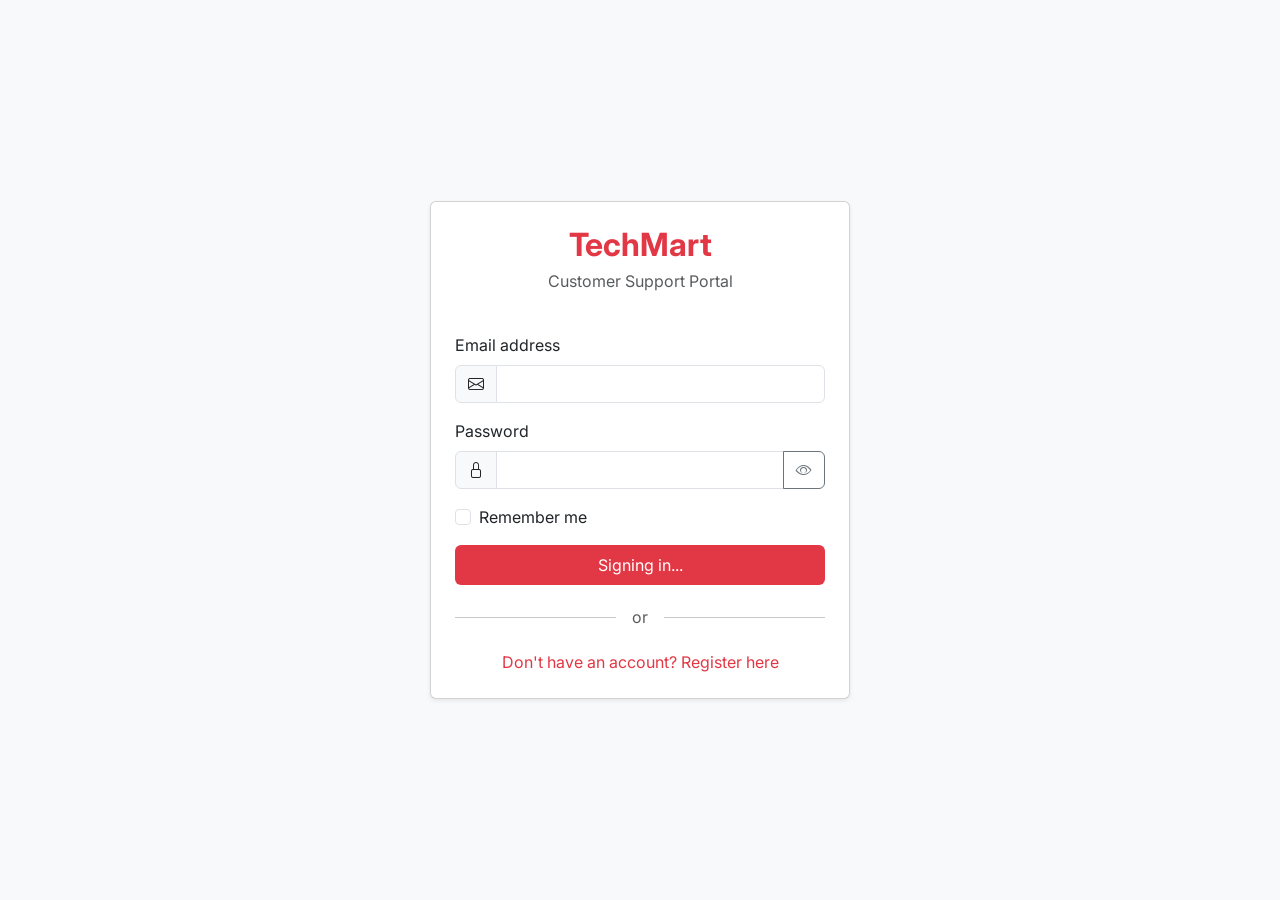
<file: docs/index.html>
<!DOCTYPE html>
<html lang="en">
<head>
    <meta charset="UTF-8">
    <meta name="viewport" content="width=device-width, initial-scale=1.0">
    <title>TechMart Customer Support Portal</title>
    <script>
        // Check if user is logged in
        const token = localStorage.getItem('techmart_token');
        if (token) {
            window.location.replace('chat.html');
        } else {
            window.location.replace('login.html');
        }
    </script>
</head>
<body style="font-family: sans-serif; display: flex; align-items: center; justify-content: center; height: 100vh; margin: 0; background: #f8f9fa;">
    <div style="text-align: center;">
        <h2>Redirecting to TechMart Support...</h2>
        <p>If you are not redirected automatically, <a href="login.html">click here to sign in</a>.</p>
    </div>
</body>
</html>
</file>
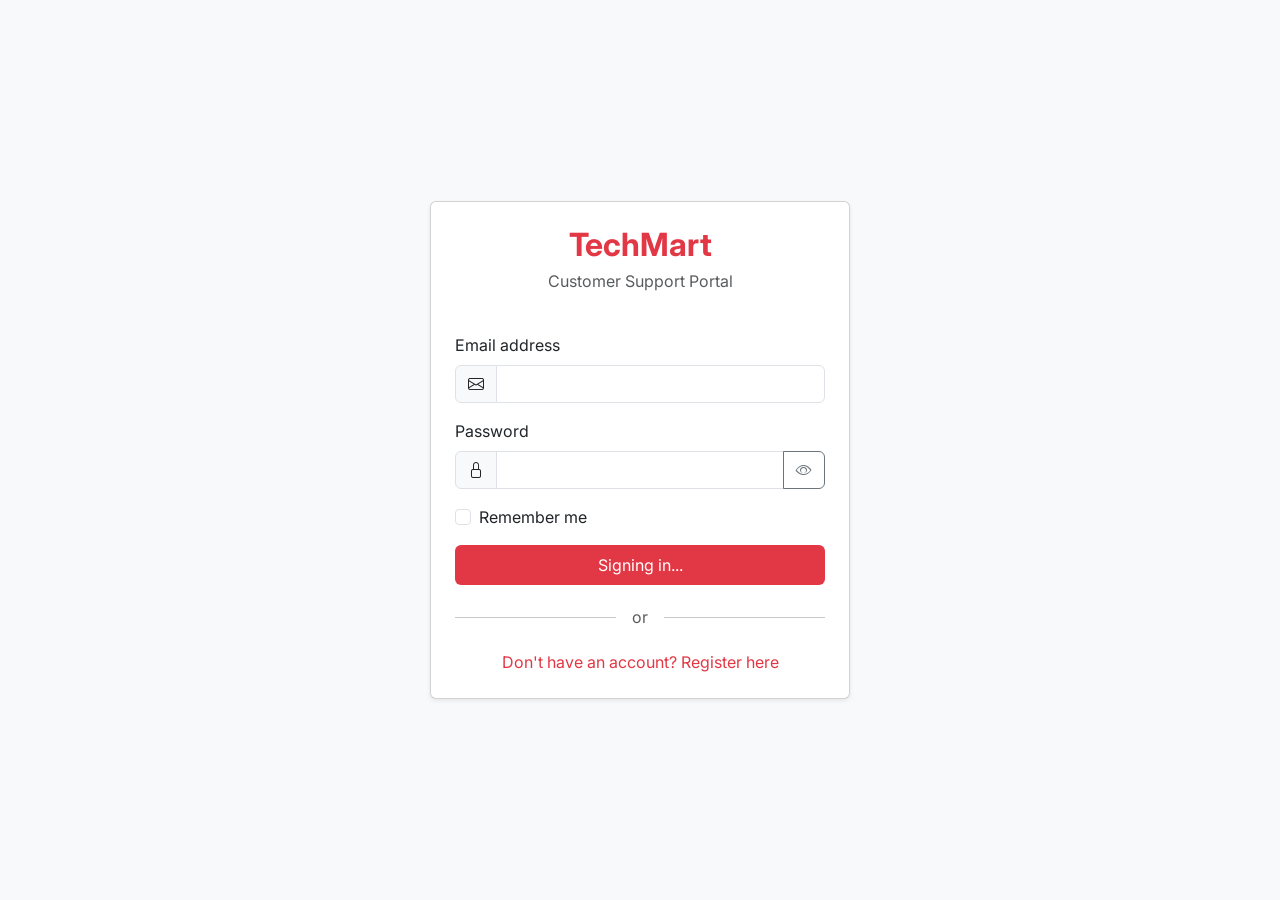
<file: docs/chat.html>
<!DOCTYPE html>
<html lang="en">
<head>
    <meta charset="UTF-8">
    <meta name="viewport" content="width=device-width, initial-scale=1.0">
    <title>TechMart Chat Support</title>
    <link href="https://cdn.jsdelivr.net/npm/bootstrap@5.3.0/dist/css/bootstrap.min.css" rel="stylesheet">
    <link rel="stylesheet" href="https://cdn.jsdelivr.net/npm/bootstrap-icons@1.10.5/font/bootstrap-icons.css">
    <link rel="stylesheet" href="css/style.css">
</head>
<body>

    <!-- Navbar -->
    <nav class="navbar navbar-expand-lg navbar-light bg-white border-bottom px-3" style="height: 56px;">
        <div class="container-fluid px-0">
            <button class="btn btn-outline-secondary d-md-none me-2" type="button" id="sidebarToggle">
                <i class="bi bi-list"></i>
            </button>
            
            <a class="navbar-brand d-flex align-items-center" href="#">
                <span class="text-primary-brand fw-bold fs-4 me-2">TechMart</span>
                <span class="text-muted d-none d-sm-inline">Customer Support</span>
            </a>
            
            <div class="d-flex align-items-center ms-auto">
                <span id="navUsername" class="badge bg-secondary me-3 p-2">User</span>
                <button class="btn btn-sm btn-outline-danger" onclick="logout()">Logout</button>
            </div>
        </div>
    </nav>

    <!-- Main Layout -->
    <div class="chat-container">
        
        <!-- Sidebar -->
        <div class="sidebar py-3" id="sidebar">
            <div class="px-3 mb-3">
                <button class="btn btn-success w-100" onclick="startNewSession()">
                    <i class="bi bi-plus-lg me-1"></i> New Chat
                </button>
            </div>
            
            <div class="px-3 mb-2 text-uppercase text-muted small fw-bold">Recent Sessions</div>
            <div id="sessionList" class="flex-grow-1 overflow-auto">
                <!-- Session items will be injected here -->
            </div>
            
            <div class="px-3 mt-auto pt-3 border-top border-secondary">
                <div class="d-flex justify-content-between align-items-center text-light">
                    <span><i class="bi bi-ticket-detailed me-2"></i> My Tickets</span>
                    <span id="ticketCount" class="badge bg-primary rounded-pill">0</span>
                </div>
            </div>
        </div>

        <!-- Chat Window -->
        <div class="chat-window">
            
            <!-- Messages Area -->
            <div class="messages-area" id="messagesArea">
                <!-- Messages will be injected here -->
            </div>

            <!-- Input Area -->
            <div class="input-area">
                <div class="d-flex align-items-center mb-1 justify-content-end">
                    <small id="charCount" class="text-muted">0/1000</small>
                </div>
                <form id="chatForm" onsubmit="sendMessage(event)" class="d-flex gap-2">
                    <input type="text" id="messageInput" class="form-control" placeholder="Type your message..." maxlength="1000" autocomplete="off" required>
                    <button type="submit" id="sendBtn" class="btn btn-primary-brand">
                        <i class="bi bi-send-fill"></i>
                    </button>
                </form>
            </div>
            
        </div>
    </div>

    <!-- Ticket Alert Toast -->
    <div class="toast-container position-fixed top-0 end-0 p-3">
        <div id="ticketToast" class="toast" role="alert" aria-live="assertive" aria-atomic="true">
            <div class="toast-header bg-primary text-white">
                <i class="bi bi-ticket-fill me-2"></i>
                <strong class="me-auto">Ticket Created</strong>
                <button type="button" class="btn-close btn-close-white" data-bs-dismiss="toast" aria-label="Close"></button>
            </div>
            <div class="toast-body" id="ticketToastBody">
                Ticket # has been created.
            </div>
        </div>
    </div>

    <script src="https://cdn.jsdelivr.net/npm/bootstrap@5.3.0/dist/js/bootstrap.bundle.min.js"></script>
    <script src="js/auth_guard.js"></script>
    <script src="js/chat.js"></script>
</body>
</html>
</file>
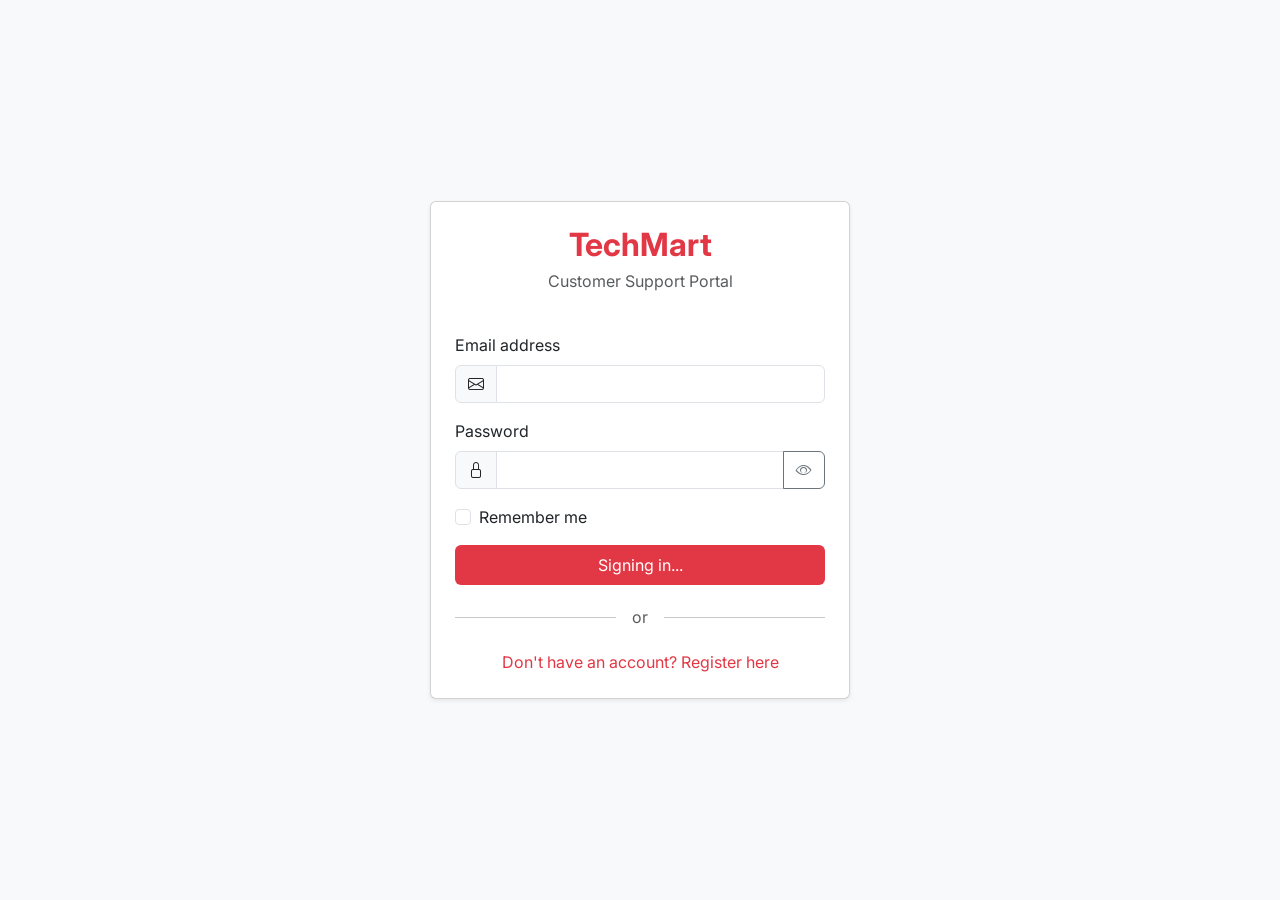
<file: docs/login.html>
<!DOCTYPE html>
<html lang="en">
<head>
    <meta charset="UTF-8">
    <meta name="viewport" content="width=device-width, initial-scale=1.0">
    <title>TechMart - Customer Support Portal</title>
    <link href="https://cdn.jsdelivr.net/npm/bootstrap@5.3.0/dist/css/bootstrap.min.css" rel="stylesheet">
    <link rel="stylesheet" href="https://cdn.jsdelivr.net/npm/bootstrap-icons@1.10.5/font/bootstrap-icons.css">
    <link rel="stylesheet" href="css/style.css">
</head>
<body class="d-flex align-items-center justify-content-center min-vh-100 bg-light">

    <div class="card shadow-sm p-4" style="max-width: 420px; width: 100%;">
        <div class="text-center mb-4">
            <h2 class="text-primary-brand fw-bold mb-1">TechMart</h2>
            <p class="text-muted">Customer Support Portal</p>
        </div>

        <div id="loginError" class="alert alert-danger d-none" role="alert"></div>

        <form id="loginForm" onsubmit="login(event)">
            <div class="mb-3">
                <label for="email" class="form-label">Email address</label>
                <div class="input-group">
                    <span class="input-group-text"><i class="bi bi-envelope"></i></span>
                    <input type="email" class="form-control" id="email" required>
                </div>
            </div>

            <div class="mb-3">
                <label for="password" class="form-label">Password</label>
                <div class="input-group">
                    <span class="input-group-text"><i class="bi bi-lock"></i></span>
                    <input type="password" class="form-control" id="password" required>
                    <button class="btn btn-outline-secondary" type="button" onclick="togglePassword('password')">
                        <i class="bi bi-eye"></i>
                    </button>
                </div>
            </div>

            <div class="mb-3 form-check">
                <input type="checkbox" class="form-check-input" id="rememberMe">
                <label class="form-check-label" for="rememberMe">Remember me</label>
            </div>

            <button type="submit" id="loginBtn" class="btn btn-primary-brand w-100 py-2 mb-3">
                <span id="loginSpinner" class="spinner-border spinner-border-sm d-none me-2" role="status" aria-hidden="true"></span>
                Signing in...
            </button>

            <div class="d-flex align-items-center mb-3">
                <hr class="flex-grow-1">
                <span class="px-3 text-muted">or</span>
                <hr class="flex-grow-1">
            </div>

            <div class="text-center">
                <a href="register.html" class="text-decoration-none text-primary-brand">Don't have an account? Register here</a>
            </div>
        </form>
    </div>

    <script src="js/auth.js"></script>
</body>
</html>
</file>
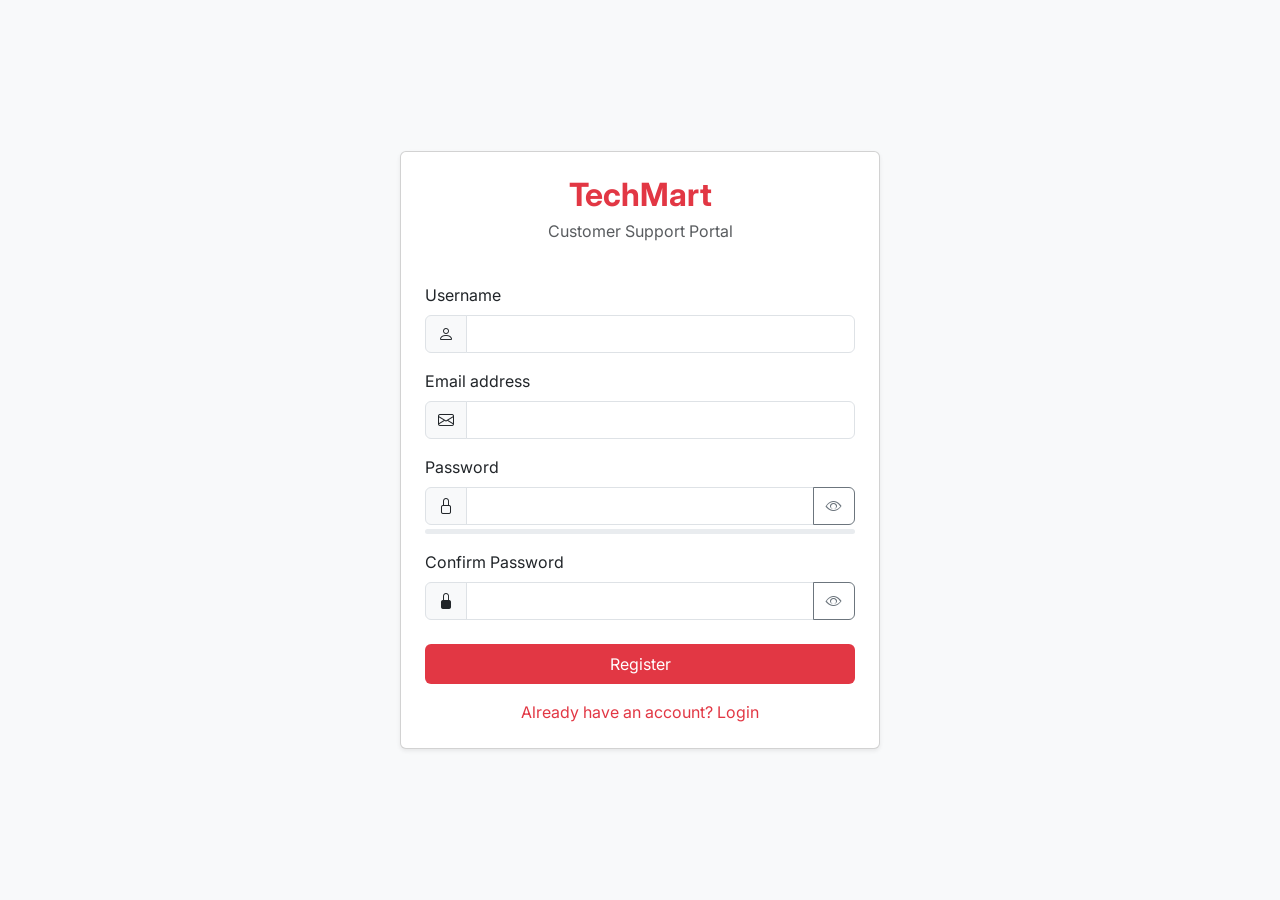
<file: docs/register.html>
<!DOCTYPE html>
<html lang="en">
<head>
    <meta charset="UTF-8">
    <meta name="viewport" content="width=device-width, initial-scale=1.0">
    <title>TechMart - Register</title>
    <link href="https://cdn.jsdelivr.net/npm/bootstrap@5.3.0/dist/css/bootstrap.min.css" rel="stylesheet">
    <link rel="stylesheet" href="https://cdn.jsdelivr.net/npm/bootstrap-icons@1.10.5/font/bootstrap-icons.css">
    <link rel="stylesheet" href="css/style.css">
</head>
<body class="d-flex align-items-center justify-content-center min-vh-100 bg-light py-4">

    <div class="card shadow-sm p-4" style="max-width: 480px; width: 100%;">
        <div class="text-center mb-4">
            <h2 class="text-primary-brand fw-bold mb-1">TechMart</h2>
            <p class="text-muted">Customer Support Portal</p>
        </div>

        <div id="registerError" class="alert alert-danger d-none" role="alert"></div>
        <div id="registerSuccess" class="alert alert-success d-none" role="alert"></div>

        <form id="registerForm" onsubmit="register(event)">
            <div class="mb-3">
                <label for="username" class="form-label">Username</label>
                <div class="input-group">
                    <span class="input-group-text"><i class="bi bi-person"></i></span>
                    <input type="text" class="form-control" id="username" required minlength="3">
                </div>
            </div>

            <div class="mb-3">
                <label for="email" class="form-label">Email address</label>
                <div class="input-group">
                    <span class="input-group-text"><i class="bi bi-envelope"></i></span>
                    <input type="email" class="form-control" id="email" required>
                </div>
            </div>

            <div class="mb-3">
                <label for="password" class="form-label">Password</label>
                <div class="input-group mb-1">
                    <span class="input-group-text"><i class="bi bi-lock"></i></span>
                    <input type="password" class="form-control" id="password" required minlength="8">
                    <button class="btn btn-outline-secondary" type="button" onclick="togglePassword('password')">
                        <i class="bi bi-eye"></i>
                    </button>
                </div>
                <div class="progress" style="height: 5px;">
                    <div id="strengthMeter" class="progress-bar" role="progressbar" style="width: 0%;"></div>
                </div>
                <div id="strengthText" class="mt-1 small"></div>
            </div>

            <div class="mb-4">
                <label for="confirmPassword" class="form-label">Confirm Password</label>
                <div class="input-group">
                    <span class="input-group-text"><i class="bi bi-lock-fill"></i></span>
                    <input type="password" class="form-control" id="confirmPassword" required>
                    <button class="btn btn-outline-secondary" type="button" onclick="togglePassword('confirmPassword')">
                        <i class="bi bi-eye"></i>
                    </button>
                </div>
            </div>

            <button type="submit" id="registerBtn" class="btn btn-primary-brand w-100 py-2 mb-3">
                <span id="registerSpinner" class="spinner-border spinner-border-sm d-none me-2" role="status" aria-hidden="true"></span>
                Register
            </button>
            
            <div class="text-center">
                <a href="login.html" class="text-decoration-none text-primary-brand">Already have an account? Login</a>
            </div>
        </form>
    </div>

    <script src="js/auth.js"></script>
</body>
</html>
</file>
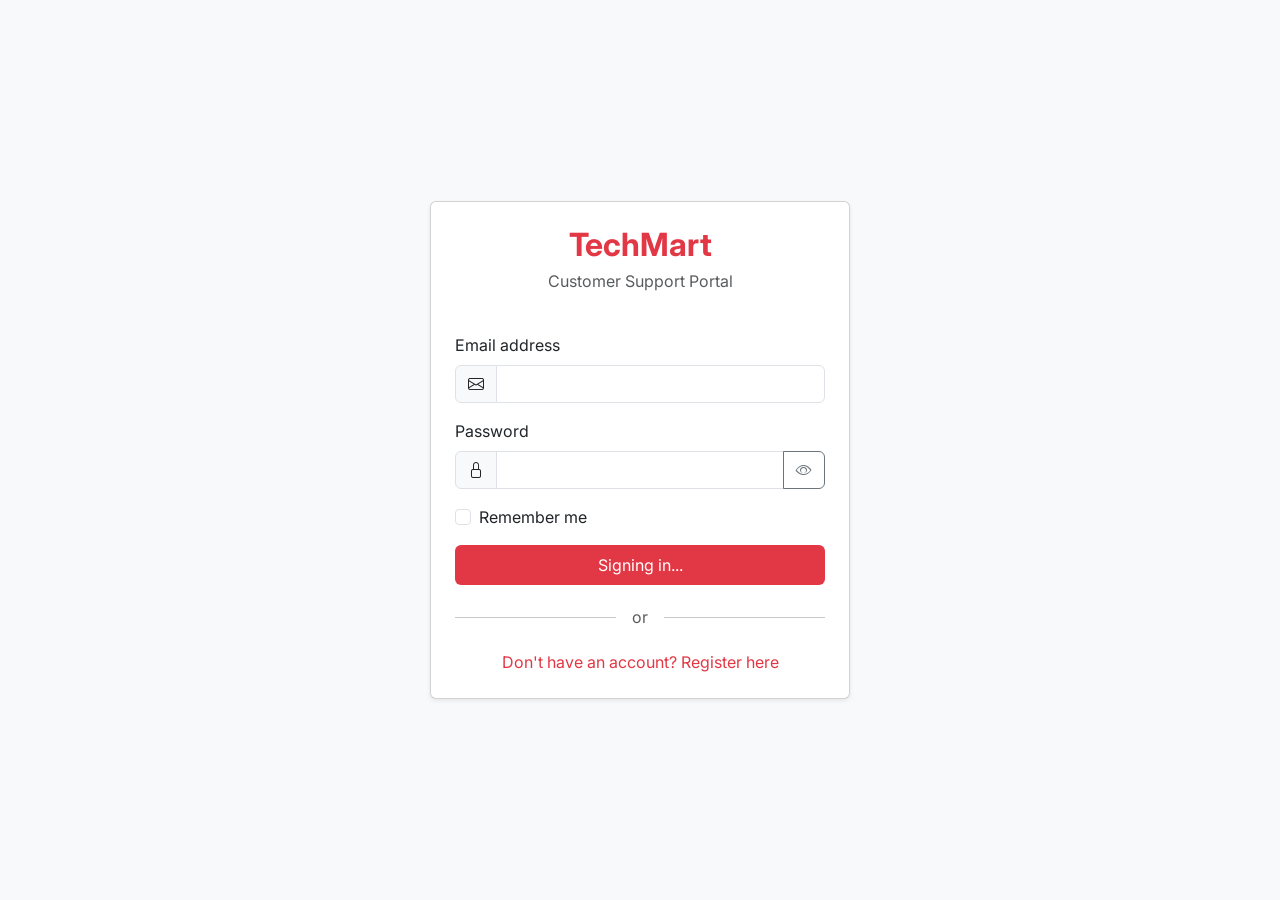
<file: frontend/chat.html>
<!DOCTYPE html>
<html lang="en">
<head>
    <meta charset="UTF-8">
    <meta name="viewport" content="width=device-width, initial-scale=1.0">
    <title>TechMart Chat Support</title>
    <link href="https://cdn.jsdelivr.net/npm/bootstrap@5.3.0/dist/css/bootstrap.min.css" rel="stylesheet">
    <link rel="stylesheet" href="https://cdn.jsdelivr.net/npm/bootstrap-icons@1.10.5/font/bootstrap-icons.css">
    <link rel="stylesheet" href="css/style.css">
</head>
<body>

    <!-- Navbar -->
    <nav class="navbar navbar-expand-lg navbar-light bg-white border-bottom px-3" style="height: 56px;">
        <div class="container-fluid px-0">
            <button class="btn btn-outline-secondary d-md-none me-2" type="button" id="sidebarToggle">
                <i class="bi bi-list"></i>
            </button>
            
            <a class="navbar-brand d-flex align-items-center" href="#">
                <span class="text-primary-brand fw-bold fs-4 me-2">TechMart</span>
                <span class="text-muted d-none d-sm-inline">Customer Support</span>
            </a>
            
            <div class="d-flex align-items-center ms-auto">
                <span id="navUsername" class="badge bg-secondary me-3 p-2">User</span>
                <button class="btn btn-sm btn-outline-danger" onclick="logout()">Logout</button>
            </div>
        </div>
    </nav>

    <!-- Main Layout -->
    <div class="chat-container">
        
        <!-- Sidebar -->
        <div class="sidebar py-3" id="sidebar">
            <div class="px-3 mb-3">
                <button class="btn btn-success w-100" onclick="startNewSession()">
                    <i class="bi bi-plus-lg me-1"></i> New Chat
                </button>
            </div>
            
            <div class="px-3 mb-2 text-uppercase text-muted small fw-bold">Recent Sessions</div>
            <div id="sessionList" class="flex-grow-1 overflow-auto">
                <!-- Session items will be injected here -->
            </div>
            
            <div class="px-3 mt-auto pt-3 border-top border-secondary">
                <button type="button" id="myTicketsBtn" class="btn btn-dark border-secondary w-100 d-flex justify-content-between align-items-center py-2 px-3 rounded text-white tickets-sidebar-btn shadow-sm" title="Click to view Support Tickets">
                    <span class="fw-semibold"><i class="bi bi-ticket-detailed-fill me-2 text-warning"></i> My Tickets</span>
                    <span id="ticketCount" class="badge bg-primary rounded-pill px-2 py-1 fs-6">0</span>
                </button>
            </div>
        </div>

        <!-- Chat Window -->
        <div class="chat-window">
            
            <!-- Messages Area -->
            <div class="messages-area" id="messagesArea">
                <!-- Messages will be injected here -->
            </div>

            <!-- Input Area -->
            <div class="input-area">
                <div class="d-flex align-items-center mb-1 justify-content-end">
                    <small id="charCount" class="text-muted">0/1000</small>
                </div>
                <form id="chatForm" onsubmit="sendMessage(event)" class="d-flex gap-2">
                    <input type="text" id="messageInput" class="form-control" placeholder="Type your message..." maxlength="1000" autocomplete="off" required>
                    <button type="submit" id="sendBtn" class="btn btn-primary-brand">
                        <i class="bi bi-send-fill"></i>
                    </button>
                </form>
            </div>
            
        </div>
    </div>

    <!-- Tickets Modal -->
    <div class="modal fade" id="ticketsModal" tabindex="-1" aria-labelledby="ticketsModalLabel" aria-hidden="true">
        <div class="modal-dialog modal-dialog-centered modal-dialog-scrollable modal-lg">
            <div class="modal-content border-0 shadow">
                <div class="modal-header bg-dark text-white">
                    <h5 class="modal-title d-flex align-items-center" id="ticketsModalLabel">
                        <i class="bi bi-ticket-detailed me-2 text-primary-brand"></i> Support Tickets
                    </h5>
                    <button type="button" class="btn-close btn-close-white" data-bs-dismiss="modal" aria-label="Close"></button>
                </div>
                <div class="modal-body p-3 bg-light">
                    <div id="ticketsLoading" class="text-center py-5 d-none">
                        <div class="spinner-border text-danger" role="status">
                            <span class="visually-hidden">Loading...</span>
                        </div>
                        <p class="mt-2 text-muted">Fetching your tickets...</p>
                    </div>
                    <div id="ticketsEmpty" class="text-center py-5 d-none">
                        <i class="bi bi-inbox text-muted display-4"></i>
                        <h6 class="mt-3 text-secondary">No support tickets found</h6>
                        <p class="text-muted small mb-0">Tickets are created automatically when an issue needs escalation or specialized follow-up.</p>
                    </div>
                    <div id="ticketsList" class="d-flex flex-column gap-3">
                        <!-- Ticket cards injected here -->
                    </div>
                </div>
                <div class="modal-footer bg-white">
                    <button type="button" class="btn btn-secondary btn-sm" data-bs-dismiss="modal">Close</button>
                </div>
            </div>
        </div>
    </div>

    <!-- Ticket Alert Toast -->
    <div class="toast-container position-fixed top-0 end-0 p-3">
        <div id="ticketToast" class="toast" role="alert" aria-live="assertive" aria-atomic="true">
            <div class="toast-header bg-primary text-white">
                <i class="bi bi-ticket-fill me-2"></i>
                <strong class="me-auto">Ticket Created</strong>
                <button type="button" class="btn-close btn-close-white" data-bs-dismiss="toast" aria-label="Close"></button>
            </div>
            <div class="toast-body" id="ticketToastBody">
                Ticket # has been created.
            </div>
        </div>
    </div>

    <script src="https://cdn.jsdelivr.net/npm/bootstrap@5.3.0/dist/js/bootstrap.bundle.min.js"></script>
    <script src="js/auth_guard.js"></script>
    <script src="js/chat.js"></script>
</body>
</html>
</file>
<file: docs/css/style.css>
@import url('https://fonts.googleapis.com/css2?family=Inter:wght@300;400;500;600;700&display=swap');

:root {
    --tm-primary: #E23744;
    --tm-primary-hover: #c92f3a;
    --tm-dark: #1A1A2E;
    --tm-white: #ffffff;
    --tm-light-bg: #f8f9fa;
    --tm-gray: #6c757d;
    --tm-bot-bg: #e9ecef;
    --tm-bot-text: #212529;
}

body {
    font-family: 'Inter', sans-serif;
    background-color: var(--tm-light-bg);
    color: var(--tm-dark);
}

.text-primary-brand {
    color: var(--tm-primary) !important;
}

.bg-primary-brand {
    background-color: var(--tm-primary) !important;
    color: var(--tm-white) !important;
}

.btn-primary-brand {
    background-color: var(--tm-primary);
    color: var(--tm-white);
    border: none;
}

.btn-primary-brand:hover {
    background-color: var(--tm-primary-hover);
    color: var(--tm-white);
}

/* Chat Layout */
.chat-container {
    display: flex;
    height: calc(100vh - 56px); /* subtract navbar height */
}

.sidebar {
    width: 250px;
    background-color: var(--tm-dark);
    color: var(--tm-white);
    display: flex;
    flex-direction: column;
    transition: all 0.3s;
}

.chat-window {
    flex-grow: 1;
    display: flex;
    flex-direction: column;
    background-color: var(--tm-white);
    position: relative;
}

.messages-area {
    flex-grow: 1;
    overflow-y: auto;
    padding: 1.5rem;
    scroll-behavior: smooth;
    display: flex;
    flex-direction: column;
    gap: 1rem;
}

.input-area {
    padding: 1rem;
    background-color: var(--tm-white);
    border-top: 1px solid #dee2e6;
}

/* Chat Bubbles */
.bubble {
    max-width: 75%;
    padding: 0.75rem 1rem;
    border-radius: 1rem;
    position: relative;
    word-wrap: break-word;
    white-space: pre-wrap;
}

.user-bubble {
    align-self: flex-end;
    background-color: var(--tm-primary);
    color: var(--tm-white);
    border-bottom-right-radius: 0.25rem;
}

.bot-bubble {
    align-self: flex-start;
    background-color: var(--tm-bot-bg);
    color: var(--tm-bot-text);
    border-bottom-left-radius: 0.25rem;
}

.message-time {
    font-size: 0.7rem;
    opacity: 0.8;
    margin-top: 0.25rem;
    display: block;
}

.user-bubble .message-time {
    text-align: right;
}

/* Agent Badges */
.agent-badge {
    font-size: 0.75rem;
    padding: 0.25rem 0.5rem;
    border-radius: 50rem;
    margin-top: 0.5rem;
    display: inline-block;
    background-color: #e2e8f0;
    color: #475569;
    font-weight: 500;
}

.source-badge {
    font-size: 0.75rem;
    padding: 0.25rem 0.5rem;
    border-radius: 50rem;
    margin-top: 0.5rem;
    margin-left: 0.25rem;
    display: inline-block;
    background-color: #dbeafe;
    color: #1e40af;
    font-weight: 500;
}

/* Typing Indicator */
.typing-indicator {
    display: flex;
    gap: 0.25rem;
    padding: 0.5rem 1rem;
    background-color: var(--tm-bot-bg);
    border-radius: 1rem;
    border-bottom-left-radius: 0.25rem;
    align-self: flex-start;
    width: fit-content;
}

.typing-dot {
    width: 8px;
    height: 8px;
    background-color: #adb5bd;
    border-radius: 50%;
    animation: bounce 1.4s infinite ease-in-out both;
}

.typing-dot:nth-child(1) { animation-delay: -0.32s; }
.typing-dot:nth-child(2) { animation-delay: -0.16s; }

@keyframes bounce {
    0%, 80%, 100% { transform: scale(0); }
    40% { transform: scale(1); }
}

/* Sidebar Elements */
.session-item {
    padding: 0.75rem 1rem;
    cursor: pointer;
    border-bottom: 1px solid rgba(255,255,255,0.1);
    color: #cbd5e1;
}

.session-item:hover, .session-item.active {
    background-color: rgba(255,255,255,0.1);
    color: var(--tm-white);
}

/* Responsive */
@media (max-width: 768px) {
    .chat-container {
        flex-direction: column;
    }
    .sidebar {
        width: 100%;
        height: auto;
        max-height: 200px;
        overflow-y: auto;
    }
    .sidebar.collapsed {
        display: none;
    }
}
</file>
<file: frontend/css/style.css>
@import url('https://fonts.googleapis.com/css2?family=Inter:wght@300;400;500;600;700&display=swap');

:root {
    --tm-primary: #E23744;
    --tm-primary-hover: #c92f3a;
    --tm-dark: #1A1A2E;
    --tm-white: #ffffff;
    --tm-light-bg: #f8f9fa;
    --tm-gray: #6c757d;
    --tm-bot-bg: #e9ecef;
    --tm-bot-text: #212529;
}

body {
    font-family: 'Inter', sans-serif;
    background-color: var(--tm-light-bg);
    color: var(--tm-dark);
}

.text-primary-brand {
    color: var(--tm-primary) !important;
}

.bg-primary-brand {
    background-color: var(--tm-primary) !important;
    color: var(--tm-white) !important;
}

.btn-primary-brand {
    background-color: var(--tm-primary);
    color: var(--tm-white);
    border: none;
}

.btn-primary-brand:hover {
    background-color: var(--tm-primary-hover);
    color: var(--tm-white);
}

/* Chat Layout */
.chat-container {
    display: flex;
    height: calc(100vh - 56px); /* subtract navbar height */
}

.sidebar {
    width: 250px;
    background-color: var(--tm-dark);
    color: var(--tm-white);
    display: flex;
    flex-direction: column;
    transition: all 0.3s;
}

.chat-window {
    flex-grow: 1;
    display: flex;
    flex-direction: column;
    background-color: var(--tm-white);
    position: relative;
}

.messages-area {
    flex-grow: 1;
    overflow-y: auto;
    padding: 1.5rem;
    scroll-behavior: smooth;
    display: flex;
    flex-direction: column;
    gap: 1rem;
}

.input-area {
    padding: 1rem;
    background-color: var(--tm-white);
    border-top: 1px solid #dee2e6;
}

/* Chat Bubbles */
.bubble {
    max-width: 75%;
    padding: 0.75rem 1rem;
    border-radius: 1rem;
    position: relative;
    word-wrap: break-word;
    white-space: pre-wrap;
}

.user-bubble {
    align-self: flex-end;
    background-color: var(--tm-primary);
    color: var(--tm-white);
    border-bottom-right-radius: 0.25rem;
}

.bot-bubble {
    align-self: flex-start;
    background-color: var(--tm-bot-bg);
    color: var(--tm-bot-text);
    border-bottom-left-radius: 0.25rem;
}

.message-time {
    font-size: 0.7rem;
    opacity: 0.8;
    margin-top: 0.25rem;
    display: block;
}

.user-bubble .message-time {
    text-align: right;
}

/* Agent Badges */
.agent-badge {
    font-size: 0.75rem;
    padding: 0.25rem 0.5rem;
    border-radius: 50rem;
    margin-top: 0.5rem;
    display: inline-block;
    background-color: #e2e8f0;
    color: #475569;
    font-weight: 500;
}

.source-badge {
    font-size: 0.75rem;
    padding: 0.25rem 0.5rem;
    border-radius: 50rem;
    margin-top: 0.5rem;
    margin-left: 0.25rem;
    display: inline-block;
    background-color: #dbeafe;
    color: #1e40af;
    font-weight: 500;
}

/* Typing Indicator */
.typing-indicator {
    display: flex;
    gap: 0.25rem;
    padding: 0.5rem 1rem;
    background-color: var(--tm-bot-bg);
    border-radius: 1rem;
    border-bottom-left-radius: 0.25rem;
    align-self: flex-start;
    width: fit-content;
}

.typing-dot {
    width: 8px;
    height: 8px;
    background-color: #adb5bd;
    border-radius: 50%;
    animation: bounce 1.4s infinite ease-in-out both;
}

.typing-dot:nth-child(1) { animation-delay: -0.32s; }
.typing-dot:nth-child(2) { animation-delay: -0.16s; }

@keyframes bounce {
    0%, 80%, 100% { transform: scale(0); }
    40% { transform: scale(1); }
}

/* Sidebar Elements */
.session-item {
    padding: 0.75rem 1rem;
    cursor: pointer;
    border-bottom: 1px solid rgba(255,255,255,0.1);
    color: #cbd5e1;
}

.session-item:hover, .session-item.active {
    background-color: rgba(255,255,255,0.1);
    color: var(--tm-white);
}

.session-delete-btn {
    opacity: 0.35;
    border: none;
    background: transparent;
    color: #94a3b8;
    padding: 0.25rem 0.45rem;
    border-radius: 6px;
    font-size: 0.85rem;
    transition: all 0.2s ease-in-out;
}

.session-item:hover .session-delete-btn {
    opacity: 0.85;
}

.session-delete-btn:hover, .session-delete-btn:focus {
    opacity: 1 !important;
    color: #ffffff !important;
    background-color: #dc3545 !important;
    transform: scale(1.1);
}

.tickets-sidebar-btn {
    background-color: #24243e !important;
    border: 1px solid rgba(255, 255, 255, 0.2) !important;
    color: #ffffff !important;
    cursor: pointer !important;
    transition: all 0.2s ease-in-out;
}

.tickets-sidebar-btn:hover, .tickets-sidebar-btn:focus, .tickets-sidebar-btn:active {
    background-color: #2e2e50 !important;
    border-color: #0d6efd !important;
    color: #ffffff !important;
    transform: translateY(-1px);
    box-shadow: 0 4px 12px rgba(0, 0, 0, 0.3) !important;
}

.ticket-card {
    background-color: #ffffff;
    border: 1px solid #e2e8f0;
    border-radius: 8px;
    padding: 1rem;
    box-shadow: 0 1px 3px rgba(0,0,0,0.05);
    transition: box-shadow 0.2s ease;
}

.ticket-card:hover {
    box-shadow: 0 4px 6px -1px rgba(0,0,0,0.1);
}

.ticket-delete-btn {
    font-size: 0.78rem;
    transition: all 0.18s ease;
}

.ticket-delete-btn:hover {
    background-color: #dc3545 !important;
    color: #fff !important;
    transform: scale(1.04);
}

/* Responsive */
@media (max-width: 768px) {
    .chat-container {
        flex-direction: column;
    }
    .sidebar {
        width: 100%;
        height: auto;
        max-height: 200px;
        overflow-y: auto;
    }
    .sidebar.collapsed {
        display: none;
    }
}
</file>
